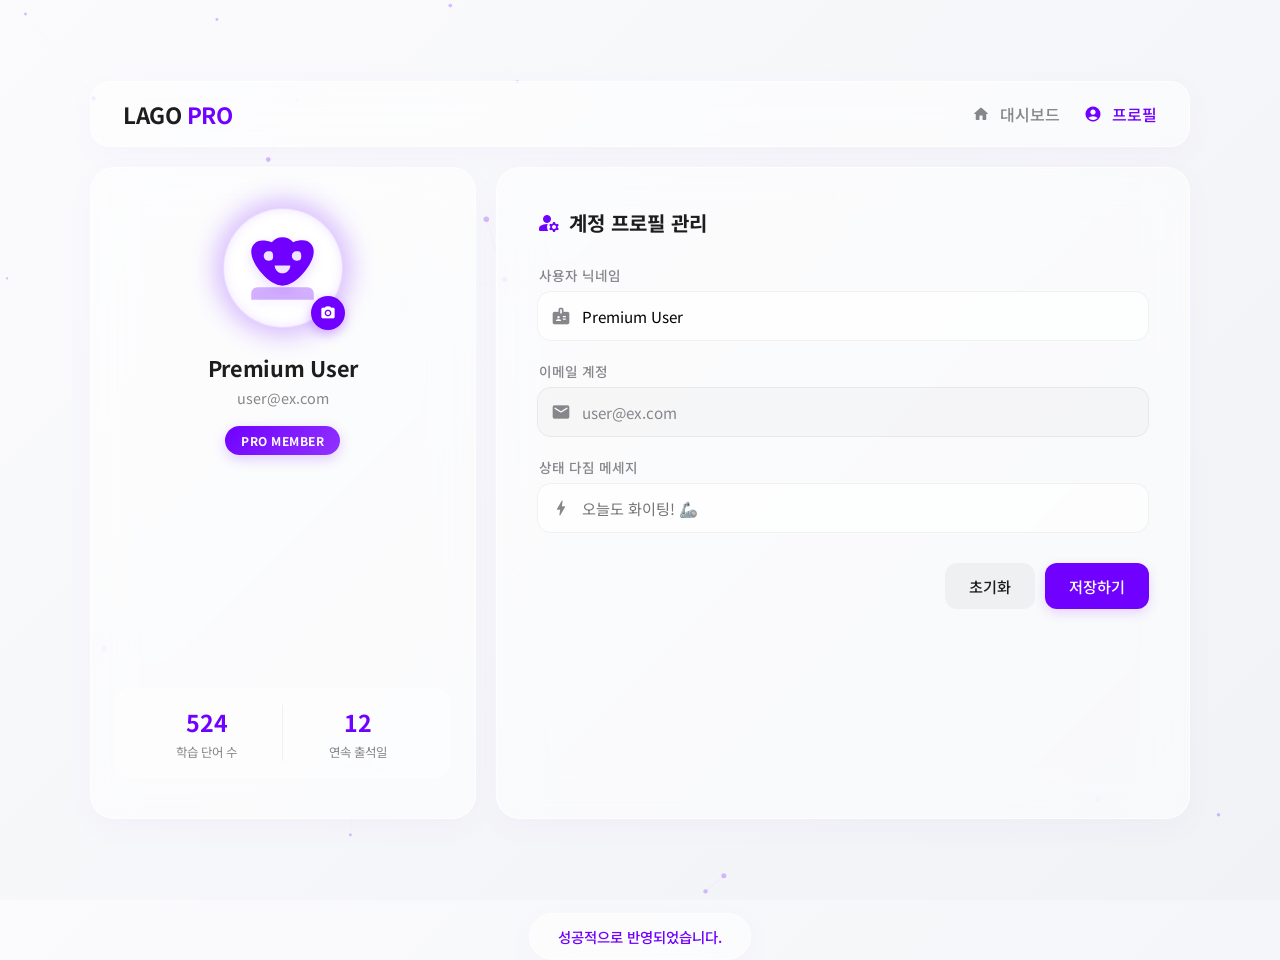
<file: profile/test.html>
<!DOCTYPE html>
<html lang="ko">
<head>
    <meta charset="UTF-8">
    <meta name="viewport" content="width=device-width, initial-scale=1.0">
    <title>LAGO PRO - Profile</title>
    <!-- 고품질 UI 렌더링을 위한 외부 리소스 인덱싱 -->
    <link href="https://fonts.googleapis.com/css2?family=Noto+Sans+KR:wght@300;400;500;700&display=swap" rel="stylesheet">
    <link href="https://fonts.googleapis.com/icon?family=Material+Icons+Round" rel="stylesheet">
    
    <style>
        /* 테마 전역 속성 정의 (미니멀 화이트, 글래스모피즘, 네온 퍼플) */
        :root {
            --bg-start: #fbfbfd;
            --bg-end: #f0f2f5;
            --primary-purple: #7000ff;
            --primary-hover: #5200cc;
            --aura-glow: rgba(112, 0, 255, 0.25);
            --text-main: #1d1d1f;
            --text-sub: #86868b;
            --glass-bg: rgba(255, 255, 255, 0.5);
            --glass-border: rgba(255, 255, 255, 0.7);
            --glass-shadow: rgba(112, 0, 255, 0.03);
        }

        * {
            margin: 0;
            padding: 0;
            box-sizing: border-box;
            font-family: 'Noto Sans KR', sans-serif;
        }

        body {
            width: 100vw;
            height: 100vh;
            overflow: hidden;
            background: linear-gradient(135deg, var(--bg-start), var(--bg-end));
            color: var(--text-main);
            display: flex;
            justify-content: center;
            align-items: center;
            position: relative;
        }

        /* 배경 유기적 반응형 HTML5 Canvas */
        #canvas-background {
            position: absolute;
            top: 0;
            left: 0;
            width: 100%;
            height: 100%;
            z-index: 1;
            pointer-events: none;
        }

        /* 메인 레이아웃 홀더 */
        .dashboard-container {
            position: relative;
            width: 90%;
            max-width: 1100px;
            height: 82vh;
            z-index: 2;
            display: flex;
            flex-direction: column;
            gap: 20px;
        }

        /* 글래스모피즘 헤더 구조 */
        .glass-header {
            background: var(--glass-bg);
            backdrop-filter: blur(20px);
            -webkit-backdrop-filter: blur(20px);
            border: 1px solid var(--glass-border);
            border-radius: 20px;
            box-shadow: 0 8px 32px 0 var(--glass-shadow);
            padding: 16px 32px;
            display: flex;
            justify-content: space-between;
            align-items: center;
        }

        .brand-logo {
            font-size: 1.4rem;
            font-weight: 700;
            letter-spacing: -0.5px;
        }

        .brand-logo .accent {
            color: var(--primary-purple);
        }

        .nav-links {
            display: flex;
            gap: 24px;
        }

        .nav-links a {
            text-decoration: none;
            color: var(--text-sub);
            font-weight: 500;
            display: flex;
            align-items: center;
            gap: 6px;
            transition: color 0.3s ease;
        }

        .nav-links a:hover, .nav-links a.active {
            color: var(--primary-purple);
        }

        /* 메인 콘텐츠 카드 세션 분할 */
        .profile-content {
            flex: 1;
            display: grid;
            grid-template-columns: 1fr 1.8fr;
            gap: 20px;
            height: calc(100% - 75px);
        }

        .glass-card {
            background: var(--glass-bg);
            backdrop-filter: blur(20px);
            -webkit-backdrop-filter: blur(20px);
            border: 1px solid var(--glass-border);
            border-radius: 24px;
            box-shadow: 0 8px 32px 0 var(--glass-shadow);
        }

        /* 좌측 카드 요약 정보 */
        .profile-card {
            display: flex;
            flex-direction: column;
            align-items: center;
            padding: 40px 24px;
            text-align: center;
        }

        /* ✨ 중요: 귀여운 동물 그래픽 및 퍼플 아우라 레이어 효과 */
        .avatar-wrapper {
            position: relative;
            margin-bottom: 24px;
        }

        .avatar-aura-ring {
            position: relative;
            width: 120px;
            height: 120px;
            border-radius: 50%;
            background: white;
            display: flex;
            justify-content: center;
            align-items: center;
            box-shadow: 0 0 25px 8px var(--aura-glow), inset 0 0 12px rgba(112, 0, 255, 0.1);
            animation: auraPulse 3s infinite ease-in-out;
            border: 1px solid rgba(112, 0, 255, 0.15);
        }

        /* 고양이 동물 그래픽 내부 구현 - SVG 고해상도 백터 구조 */
        .animal-graphic-svg {
            width: 75px;
            height: 75px;
            fill: var(--primary-purple);
            filter: drop-shadow(0 4px 6px rgba(112, 0, 255, 0.15));
        }

        @keyframes auraPulse {
            0% { box-shadow: 0 0 20px 4px var(--aura-glow), inset 0 0 12px rgba(112, 0, 255, 0.05); }
            50% { box-shadow: 0 0 35px 14px rgba(112, 0, 255, 0.4), inset 0 0 16px rgba(112, 0, 255, 0.2); transform: scale(1.02); }
            100% { box-shadow: 0 0 20px 4px var(--aura-glow), inset 0 0 12px rgba(112, 0, 255, 0.05); }
        }

        .avatar-edit-btn {
            position: absolute;
            bottom: -2px;
            right: -2px;
            width: 34px;
            height: 34px;
            background: var(--primary-purple);
            color: white;
            border-radius: 50%;
            display: flex;
            justify-content: center;
            align-items: center;
            cursor: pointer;
            box-shadow: 0 4px 12px rgba(112, 0, 255, 0.3);
            transition: transform 0.2s ease;
            z-index: 3;
        }

        .avatar-edit-btn:hover {
            transform: scale(1.1);
        }

        .user-display-name {
            font-size: 1.35rem;
            font-weight: 700;
            margin-bottom: 4px;
            letter-spacing: -0.3px;
        }

        .user-display-email {
            font-size: 0.9rem;
            color: var(--text-sub);
            margin-bottom: 18px;
        }

        .membership-badge {
            background: linear-gradient(135deg, var(--primary-purple), #9133ff);
            color: white;
            padding: 6px 16px;
            border-radius: 50px;
            font-size: 0.75rem;
            font-weight: 700;
            box-shadow: 0 4px 14px rgba(112, 0, 255, 0.2);
            margin-bottom: auto;
            letter-spacing: 0.5px;
        }

        .stats-container {
            width: 100%;
            display: grid;
            grid-template-columns: 1fr 1fr;
            background: rgba(255, 255, 255, 0.45);
            border-radius: 18px;
            padding: 16px;
            border: 1px solid rgba(255, 255, 255, 0.5);
        }

        .stat-box {
            display: flex;
            flex-direction: column;
            gap: 4px;
        }

        .stat-box:first-child {
            border-right: 1px solid rgba(0, 0, 0, 0.05);
        }

        .stat-value {
            font-size: 1.45rem;
            font-weight: 700;
            color: var(--primary-purple);
        }

        .stat-label {
            font-size: 0.78rem;
            color: var(--text-sub);
        }

        /* 우측 입력 수정 폼 */
        .settings-card {
            padding: 40px;
            display: flex;
            flex-direction: column;
            gap: 28px;
        }

        .settings-card h3 {
            font-size: 1.25rem;
            display: flex;
            align-items: center;
            gap: 8px;
        }

        .settings-card h3 .material-icons-round {
            color: var(--primary-purple);
        }

        .profile-form {
            display: flex;
            flex-direction: column;
            gap: 20px;
        }

        .input-group {
            display: flex;
            flex-direction: column;
            gap: 6px;
        }

        .input-group label {
            font-size: 0.85rem;
            font-weight: 500;
            color: var(--text-sub);
            padding-left: 2px;
        }

        .input-wrapper {
            position: relative;
            display: flex;
            align-items: center;
        }

        .input-wrapper input {
            width: 100%;
            padding: 13px 16px 13px 44px;
            border: 1px solid rgba(0, 0, 0, 0.05);
            border-radius: 14px;
            background: rgba(255, 255, 255, 0.65);
            font-size: 0.95rem;
            outline: none;
            transition: all 0.3s ease;
        }

        .input-wrapper input:focus {
            border-color: var(--primary-purple);
            background: white;
            box-shadow: 0 0 0 4px rgba(112, 0, 255, 0.08);
        }

        .input-wrapper .input-icon {
            position: absolute;
            left: 14px;
            color: var(--text-sub);
            font-size: 20px;
        }

        .input-wrapper input:focus + .input-icon {
            color: var(--primary-purple);
        }

        .input-wrapper.disabled input {
            background: rgba(0, 0, 0, 0.02);
            color: var(--text-sub);
            cursor: not-allowed;
        }

        .action-buttons {
            display: flex;
            justify-content: flex-end;
            gap: 10px;
            margin-top: 10px;
        }

        button {
            padding: 12px 24px;
            border-radius: 12px;
            font-size: 0.95rem;
            font-weight: 500;
            cursor: pointer;
            border: none;
            transition: all 0.2s ease;
        }

        .btn-primary {
            background: var(--primary-purple);
            color: white;
            box-shadow: 0 4px 12px rgba(112, 0, 255, 0.15);
        }

        .btn-primary:hover {
            background: var(--primary-hover);
            transform: translateY(-1px);
        }

        .btn-secondary {
            background: rgba(0, 0, 0, 0.04);
            color: var(--text-main);
        }

        .btn-secondary:hover {
            background: rgba(0, 0, 0, 0.07);
        }

        /* 피드백용 플로팅 토스트 */
        .toast {
            position: absolute;
            bottom: -60px;
            left: 50%;
            transform: translateX(-50%);
            padding: 12px 28px;
            border-radius: 50px;
            color: var(--primary-purple);
            font-weight: 500;
            font-size: 0.9rem;
            z-index: 10;
            transition: bottom 0.3s cubic-bezier(0.175, 0.885, 0.32, 1.2);
        }

        .toast.show {
            bottom: 30px;
        }
    </style>
</head>
<body>

    <!-- 백그라운드 입자 상호작용 캔버스 레이어 -->
    <canvas id="canvas-background"></canvas>

    <div class="dashboard-container">
        <!-- 상단 내비게이션 바 헤더 -->
        <header class="glass-header">
            <div class="logo-area">
                <span class="brand-logo">LAGO <span class="accent">PRO</span></span>
            </div>
            <nav class="nav-links">
                <a href="../main/index.html"><span class="material-icons-round" style="font-size:18px; margin-right:4px;">home</span>대시보드</a>
                <a href="#" class="active"><span class="material-icons-round" style="font-size:18px; margin-right:4px;">account_circle</span>프로필</a>
            </nav>
        </header>

        <!-- 프로필 레이아웃 바디 구역 -->
        <main class="profile-content">
            
            <!-- 좌측 사이드 정보 카드 컴포넌트 -->
            <section class="profile-card glass-card">
                <div class="avatar-wrapper">
                    <!-- 퍼플 광채 아우라 링과 귀여운 고양이 벡터 임베딩 (사진 1 아이콘 완전 제외) -->
                    <div class="avatar-aura-ring" id="avatar-container">
                        <svg class="animal-graphic-svg" viewBox="0 0 24 24" xmlns="http://www.w3.org/2000/svg">
                            <path d="M12 2c-1.373 0-2.613.633-3.441 1.614C7.732 3.197 6.643 3 5.5 3c-1.933 0-3.5 1.567-3.5 3.5 0 2.224 1.341 4.793 3.52 7.214C7.433 15.823 9.774 17.5 12 17.5s4.567-1.677 6.48-3.786c2.179-2.421 3.52-4.99 3.52-7.214 0-1.933-1.567-3.5-3.5-3.5-1.143 0-2.232.197-3.059.614C14.613 2.633 13.373 2 12 2zm-4.5 7.5c-.828 0-1.5-.672-1.5-1.5s.672-1.5 1.5-1.5 1.5 0 1.5 1.5-.672 1.5-1.5 1.5zm9 0c-.828 0-1.5-.672-1.5-1.5s.672-1.5 1.5-1.5 1.5 0 1.5 1.5-.672 1.5-1.5 1.5zm-4.5 4c-1.381 0-2.5-1.119-2.5-2.5h5c0 1.381-1.119 2.5-2.5 2.5z"/>
                            <path d="M2 20c0-1.105.895-2 2-2h16c1.105 0 2 .895 2 2v2H2v-2z" opacity="0.3"/>
                        </svg>
                    </div>
                    <label for="img-file-input" class="avatar-edit-btn">
                        <span class="material-icons-round" style="font-size:16px;">photo_camera</span>
                        <input type="file" id="img-file-input" accept="image/*" hidden>
                    </label>
                </div>
                <h2 class="user-display-name" id="name-view">Premium User</h2>
                <p class="user-display-email">user@ex.com</p>
                <div class="membership-badge">PRO MEMBER</div>

                <div class="stats-container">
                    <div class="stat-box">
                        <span class="stat-value" id="count-words">524</span>
                        <span class="stat-label">학습 단어 수</span>
                    </div>
                    <div class="stat-box">
                        <span class="stat-value" id="count-days">12</span>
                        <span class="stat-label">연속 출석일</span>
                    </div>
                </div>
            </section>

            <!-- 우측 설정 양식 컨트롤러 -->
            <section class="settings-card glass-card">
                <h3><span class="material-icons-round">manage_accounts</span> 계정 프로필 관리</h3>
                <div class="profile-form">
                    <div class="input-group">
                        <label for="username-field">사용자 닉네임</label>
                        <div class="input-wrapper">
                            <span class="material-icons-round input-icon">badge</span>
                            <input type="text" id="username-field" value="Premium User">
                        </div>
                    </div>

                    <div class="input-group">
                        <label>이메일 계정</label>
                        <div class="input-wrapper disabled">
                            <span class="material-icons-round input-icon">mail</span>
                            <input type="email" value="user@ex.com" readonly>
                        </div>
                    </div>

                    <div class="input-group">
                        <label for="bio-field">상태 다짐 메세지</label>
                        <div class="input-wrapper">
                            <span class="material-icons-round input-icon">bolt</span>
                            <input type="text" id="bio-field" placeholder="오늘도 화이팅! 🦾">
                        </div>
                    </div>

                    <div class="action-buttons">
                        <button type="button" class="btn-secondary" id="btn-cancel">초기화</button>
                        <button type="button" class="btn-primary" id="btn-confirm">저장하기</button>
                    </div>
                </div>
            </section>
        </main>
    </div>

    <!-- 상태 알림 팝업 토스트 -->
    <div id="toast-bar" class="toast glass-card">성공적으로 반영되었습니다.</div>

    <script>
        /* 1. Canvas 배경 유기적 입자 흐름 로직 */
        const canvas = document.getElementById('canvas-background');
        const ctx = canvas.getContext('2d');
        let dots = [];

        function initCanvas() {
            canvas.width = window.innerWidth;
            canvas.height = window.innerHeight;
            dots = [];
            for (let i = 0; i < 35; i++) {
                dots.push({
                    x: Math.random() * canvas.width,
                    y: Math.random() * canvas.height,
                    vx: (Math.random() - 0.5) * 0.25,
                    vy: (Math.random() - 0.5) * 0.25,
                    r: Math.random() * 2 + 1
                });
            }
        }

        function drawCanvas() {
            ctx.clearRect(0, 0, canvas.width, canvas.height);
            ctx.fillStyle = 'rgba(112, 0, 255, 0.25)';
            
            dots.forEach(d => {
                d.x += d.vx;
                d.y += d.vy;
                if (d.x < 0 || d.x > canvas.width) d.vx *= -1;
                if (d.y < 0 || d.y > canvas.height) d.vy *= -1;
                
                ctx.beginPath();
                ctx.arc(d.x, d.y, d.r, 0, Math.PI * 2);
                ctx.fill();
            });

            for(let i=0; i<dots.length; i++) {
                for(let j=i+1; j<dots.length; j++) {
                    let dist = Math.hypot(dots[i].x - dots[j].x, dots[i].y - dots[j].y);
                    if(dist < 140) {
                        ctx.strokeStyle = `rgba(112, 0, 255, ${0.1 * (1 - dist/140)})`;
                        ctx.lineWidth = 0.5;
                        ctx.beginPath();
                        ctx.moveTo(dots[i].x, dots[i].y);
                        ctx.lineTo(dots[j].x, dots[j].y);
                        ctx.stroke();
                    }
                }
            }
            requestAnimationFrame(drawCanvas);
        }

        window.addEventListener('resize', initCanvas);
        initCanvas();
        drawCanvas();


        /* 2. 클라이언트 인터랙션 제어 로직 */
        const nameInput = document.getElementById('username-field');
        const bioInput = document.getElementById('bio-field');
        const nameView = document.getElementById('name-view');
        const avatarContainer = document.getElementById('avatar-container');
        const imgInput = document.getElementById('img-file-input');
        const toast = document.getElementById('toast-bar');

        let currentProfile = {
            name: localStorage.getItem('lago_name') || "Premium User",
            bio: localStorage.getItem('lago_bio') || "",
            img: localStorage.getItem('lago_img') || ""
        };

        function updateUI() {
            nameInput.value = currentProfile.name;
            bioInput.value = currentProfile.bio;
            nameView.textContent = currentProfile.name;
            if (currentProfile.img) {
                avatarContainer.style.backgroundImage = `url(${currentProfile.img})`;
                avatarContainer.style.backgroundSize = 'cover';
                avatarContainer.style.backgroundPosition = 'center';
                avatarContainer.innerHTML = ''; // 커스텀 업로드 시 기본 고양이 그래픽 소멸 처리
            }
        }

        function triggerToast(msg) {
            toast.textContent = msg;
            toast.classList.add('show');
            setTimeout(() => toast.classList.remove('show'), 2500);
        }

        document.getElementById('btn-confirm').addEventListener('click', () => {
            if(!nameInput.value.trim()) {
                triggerToast("🚫 사용자 닉네임을 올바르게 기입해주세요.");
                return;
            }
            currentProfile.name = nameInput.value.trim();
            currentProfile.bio = bioInput.value.trim();
            
            localStorage.setItem('lago_name', currentProfile.name);
            localStorage.setItem('lago_bio', currentProfile.bio);
            nameView.textContent = currentProfile.name;
            triggerToast("✨ 프로필 설정 동기화가 성공적으로 끝났습니다.");
        });

        document.getElementById('btn-cancel').addEventListener('click', () => {
            updateUI();
            triggerToast("🔄 기존 설정값으로 복구되었습니다.");
        });

        imgInput.addEventListener('change', (e) => {
            const file = e.target.files[0];
            if (file) {
                const reader = new FileReader();
                reader.onload = function(evt) {
                    currentProfile.img = evt.target.result;
                    localStorage.setItem('lago_img', evt.target.result);
                    avatarContainer.style.backgroundImage = `url(${evt.target.result})`;
                    avatarContainer.style.backgroundSize = 'cover';
                    avatarContainer.style.backgroundPosition = 'center';
                    avatarContainer.innerHTML = '';
                    triggerToast("📸 새로운 프로필 이미지가 지정되었습니다.");
                };
                reader.readAsDataURL(file);
            }
        });

        // 어플리케이션 초기화 구동
        updateUI();
    </script>
</body>
</html>
</file>
